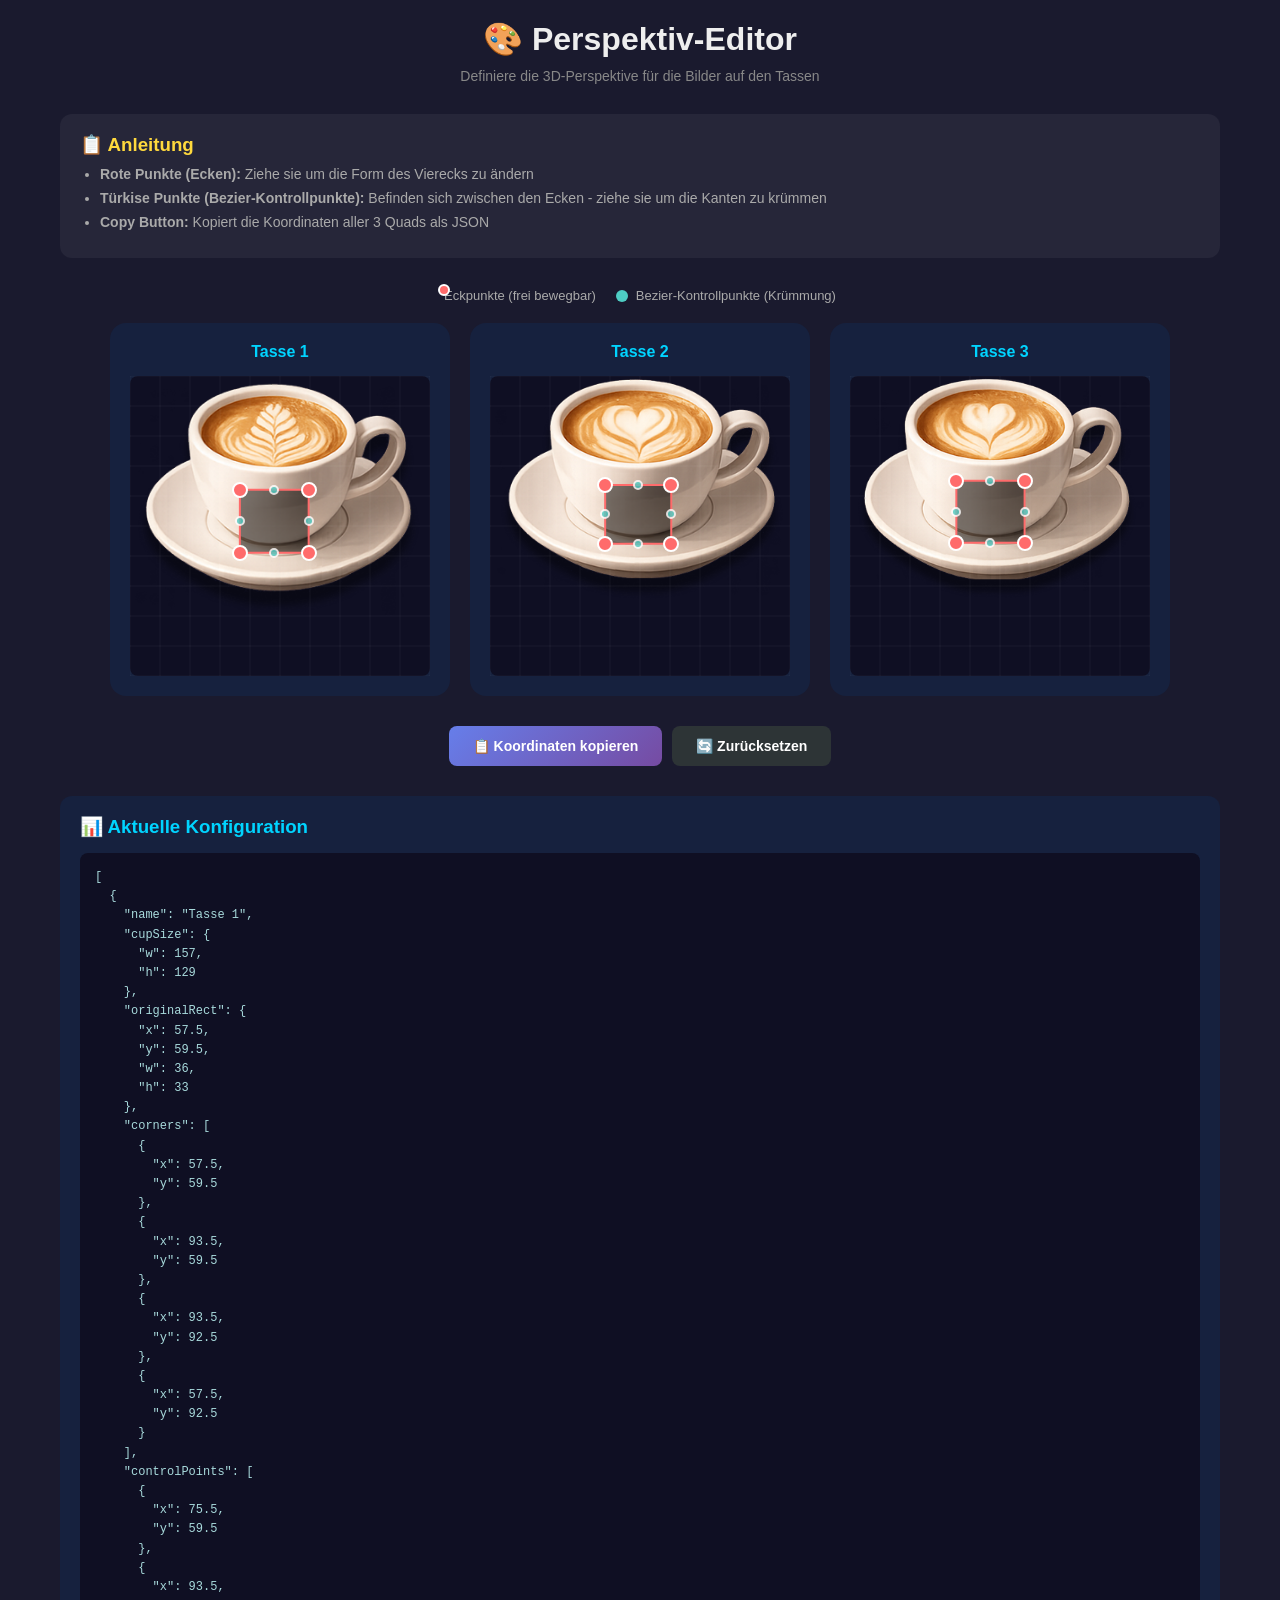
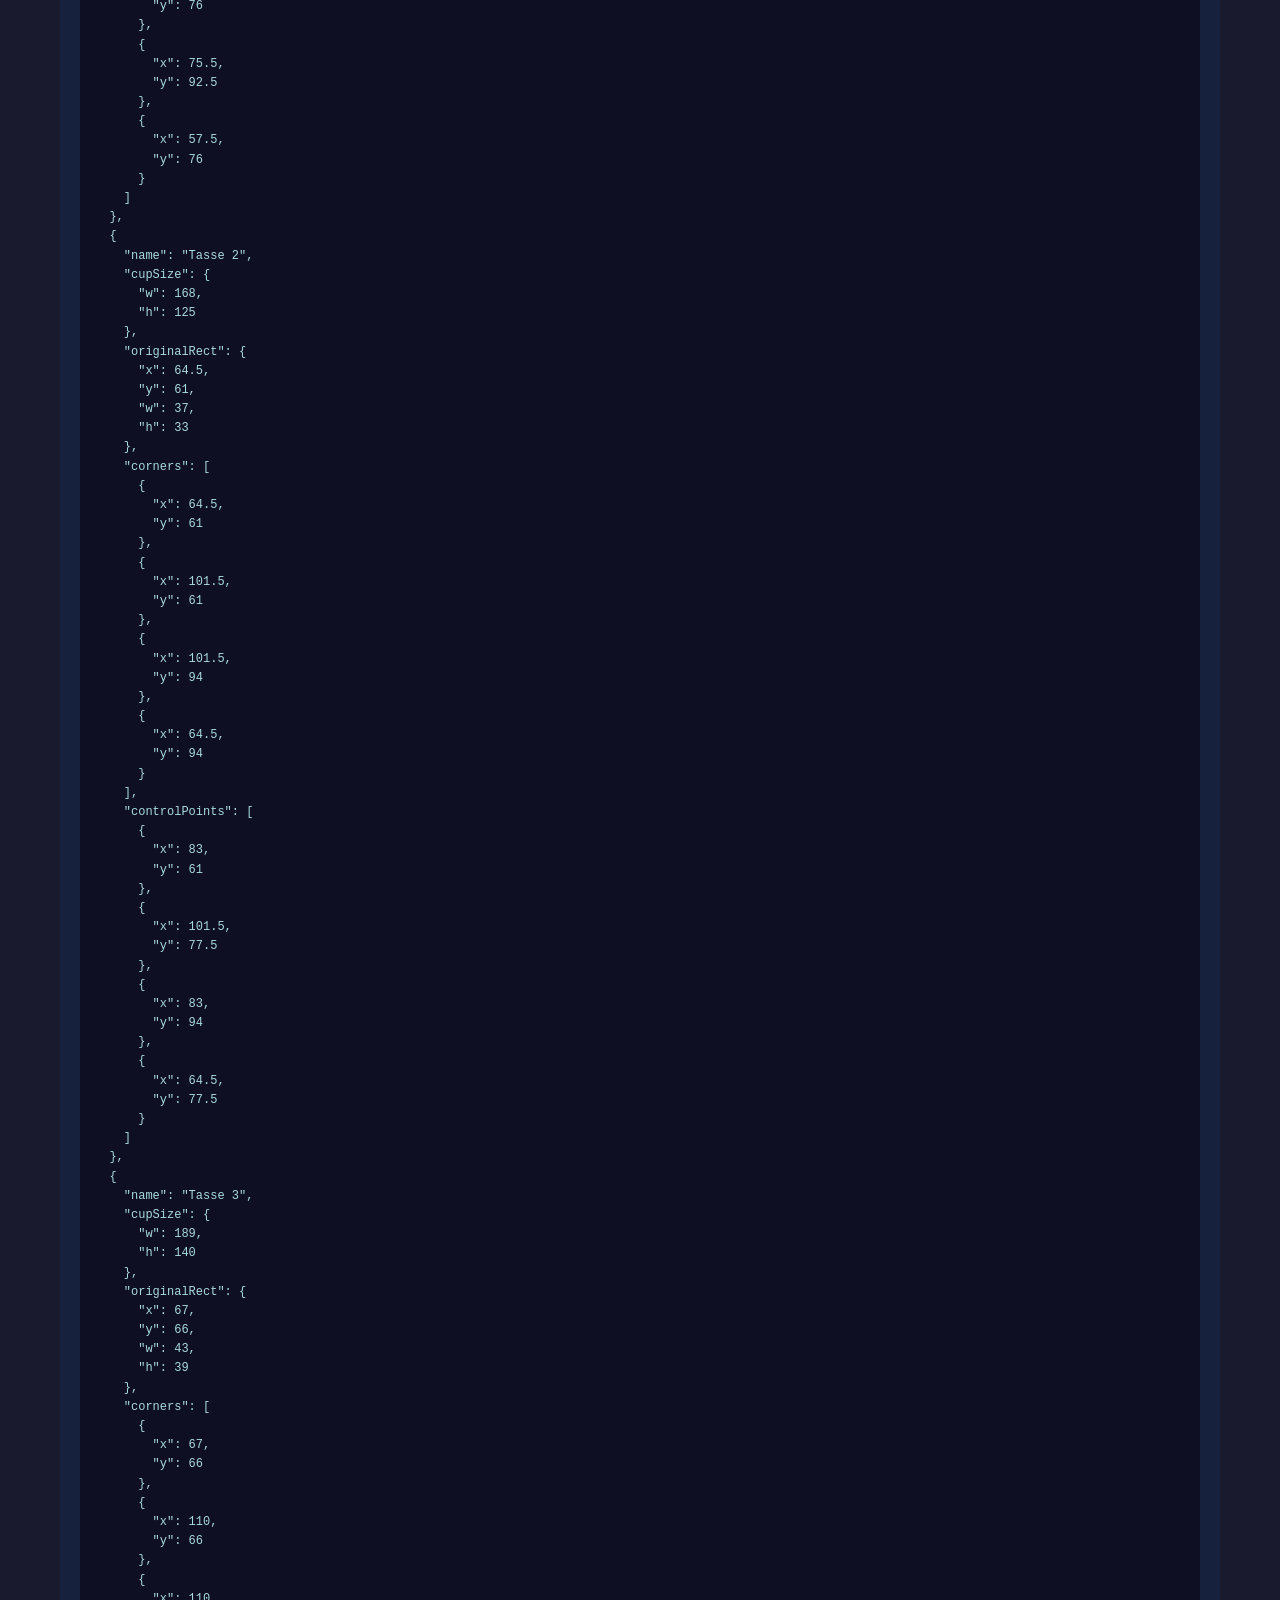
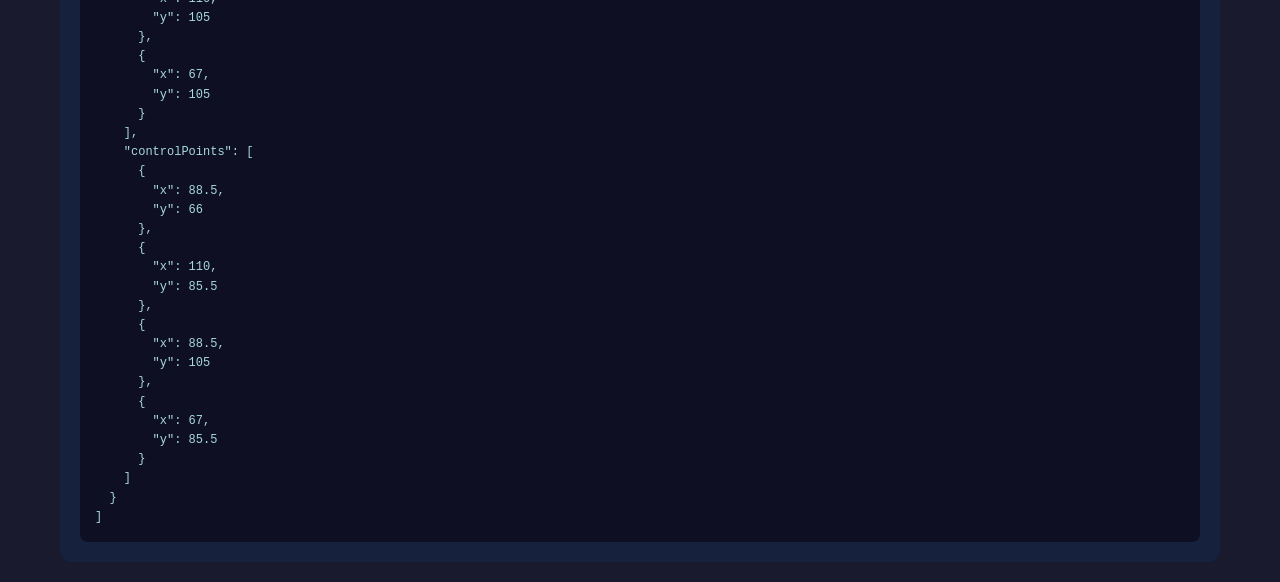
<file: perspective-editor.html>
<!DOCTYPE html>
<html lang="de">

<head>
    <meta charset="UTF-8">
    <meta name="viewport" content="width=device-width, initial-scale=1.0">
    <title>Perspektiv-Editor für Tassen</title>
    <style>
        * {
            margin: 0;
            padding: 0;
            box-sizing: border-box;
        }

        body {
            font-family: -apple-system, BlinkMacSystemFont, 'Segoe UI', Roboto, sans-serif;
            background: #1a1a2e;
            min-height: 100vh;
            color: #fff;
            overflow-x: hidden;
        }

        .container {
            max-width: 1200px;
            margin: 0 auto;
            padding: 20px;
        }

        h1 {
            text-align: center;
            margin-bottom: 10px;
            color: #eee;
        }

        .subtitle {
            text-align: center;
            color: #888;
            margin-bottom: 30px;
            font-size: 14px;
        }

        .editor-wrapper {
            display: flex;
            gap: 20px;
            flex-wrap: wrap;
            justify-content: center;
        }

        .quad-editor {
            background: #16213e;
            border-radius: 16px;
            padding: 20px;
            position: relative;
        }

        .quad-label {
            text-align: center;
            font-weight: 600;
            margin-bottom: 15px;
            color: #00d4ff;
        }

        .canvas-container {
            position: relative;
            width: 300px;
            height: 300px;
            background: #0f0f23;
            border-radius: 8px;
            overflow: visible;
        }

        canvas {
            position: absolute;
            top: 0;
            left: 0;
        }

        /* Corner Points */
        .corner {
            position: absolute;
            width: 16px;
            height: 16px;
            background: #ff6b6b;
            border: 2px solid #fff;
            border-radius: 50%;
            cursor: grab;
            z-index: 20;
            transform: translate(-50%, -50%);
            transition: transform 0.1s, box-shadow 0.1s;
        }

        .corner:hover {
            transform: translate(-50%, -50%) scale(1.2);
            box-shadow: 0 0 15px rgba(255, 107, 107, 0.6);
        }

        .corner.dragging {
            cursor: grabbing;
            transform: translate(-50%, -50%) scale(1.3);
            box-shadow: 0 0 20px rgba(255, 107, 107, 0.8);
        }

        /* Bezier Control Points */
        .control-point {
            position: absolute;
            width: 10px;
            height: 10px;
            background: #4ecdc4;
            border: 2px solid #fff;
            border-radius: 50%;
            cursor: grab;
            z-index: 15;
            transform: translate(-50%, -50%);
            opacity: 0.8;
        }

        .control-point:hover {
            transform: translate(-50%, -50%) scale(1.3);
            opacity: 1;
        }

        .control-point.dragging {
            cursor: grabbing;
            transform: translate(-50%, -50%) scale(1.4);
        }

        /* Buttons */
        .button-row {
            display: flex;
            gap: 10px;
            margin-top: 30px;
            justify-content: center;
            flex-wrap: wrap;
        }

        button {
            padding: 12px 24px;
            border: none;
            border-radius: 8px;
            font-size: 14px;
            font-weight: 600;
            cursor: pointer;
            transition: all 0.2s;
        }

        .btn-copy {
            background: linear-gradient(135deg, #667eea 0%, #764ba2 100%);
            color: #fff;
        }

        .btn-copy:hover {
            transform: translateY(-2px);
            box-shadow: 0 5px 20px rgba(102, 126, 234, 0.4);
        }

        .btn-reset {
            background: #2d3436;
            color: #fff;
        }

        .btn-reset:hover {
            background: #636e72;
        }

        /* Output */
        .output-section {
            margin-top: 30px;
            background: #16213e;
            border-radius: 12px;
            padding: 20px;
        }

        .output-section h3 {
            margin-bottom: 15px;
            color: #00d4ff;
        }

        pre {
            background: #0f0f23;
            padding: 15px;
            border-radius: 8px;
            overflow-x: auto;
            font-size: 12px;
            line-height: 1.6;
            color: #a8dadc;
        }

        /* Toast Notification */
        .toast {
            position: fixed;
            bottom: 30px;
            left: 50%;
            transform: translateX(-50%) translateY(100px);
            background: linear-gradient(135deg, #667eea 0%, #764ba2 100%);
            color: #fff;
            padding: 14px 28px;
            border-radius: 30px;
            font-weight: 500;
            opacity: 0;
            transition: all 0.3s cubic-bezier(0.68, -0.55, 0.265, 1.55);
            z-index: 1000;
        }

        .toast.show {
            opacity: 1;
            transform: translateX(-50%) translateY(0);
        }

        /* Instructions */
        .instructions {
            background: rgba(255, 255, 255, 0.05);
            border-radius: 12px;
            padding: 20px;
            margin-bottom: 30px;
        }

        .instructions h3 {
            color: #ffd93d;
            margin-bottom: 10px;
        }

        .instructions ul {
            color: #aaa;
            font-size: 14px;
            padding-left: 20px;
        }

        .instructions li {
            margin-bottom: 8px;
        }

        .legend {
            display: flex;
            gap: 20px;
            justify-content: center;
            margin-bottom: 20px;
        }

        .legend-item {
            display: flex;
            align-items: center;
            gap: 8px;
            font-size: 13px;
            color: #aaa;
        }

        .legend-dot {
            width: 12px;
            height: 12px;
            border-radius: 50%;
        }

        .legend-dot.corner {
            background: #ff6b6b;
        }

        .legend-dot.control {
            background: #4ecdc4;
        }
    </style>
</head>

<body>
    <div class="container">
        <h1>🎨 Perspektiv-Editor</h1>
        <p class="subtitle">Definiere die 3D-Perspektive für die Bilder auf den Tassen</p>

        <div class="instructions">
            <h3>📋 Anleitung</h3>
            <ul>
                <li><strong>Rote Punkte (Ecken):</strong> Ziehe sie um die Form des Vierecks zu ändern</li>
                <li><strong>Türkise Punkte (Bezier-Kontrollpunkte):</strong> Befinden sich zwischen den Ecken - ziehe
                    sie um die Kanten zu krümmen</li>
                <li><strong>Copy Button:</strong> Kopiert die Koordinaten aller 3 Quads als JSON</li>
            </ul>
        </div>

        <div class="legend">
            <div class="legend-item">
                <div class="legend-dot corner"></div>
                <span>Eckpunkte (frei bewegbar)</span>
            </div>
            <div class="legend-item">
                <div class="legend-dot control"></div>
                <span>Bezier-Kontrollpunkte (Krümmung)</span>
            </div>
        </div>

        <div class="editor-wrapper" id="editors">
            <!-- Editors werden per JS generiert -->
        </div>

        <div class="button-row">
            <button class="btn-copy" onclick="copyConfig()">📋 Koordinaten kopieren</button>
            <button class="btn-reset" onclick="resetAll()">🔄 Zurücksetzen</button>
        </div>

        <div class="output-section">
            <h3>📊 Aktuelle Konfiguration</h3>
            <pre id="output">Warte auf Änderungen...</pre>
        </div>
    </div>

    <div class="toast" id="toast">Kopiert! ✓</div>

    <script>
        // Basierend auf den Rectangle-Positionen aus style.css
        // Cup 1: left: 57.5px, top: 59.5px, 36x33px (relativ zu 157x129)
        // Cup 2: left: 64.5px, top: 61px, 37x33px (relativ zu 168x125)
        // Cup 3: left: 67px, top: 66px, 43x39px (relativ zu 189x140)

        const cupConfigs = [
            {
                name: "Tasse 1",
                imageSrc: "image 1.png",
                cupSize: { w: 157, h: 129 },
                rect: { x: 57.5, y: 59.5, w: 36, h: 33 }
            },
            {
                name: "Tasse 2",
                imageSrc: "image 2.png",
                cupSize: { w: 168, h: 125 },
                rect: { x: 64.5, y: 61, w: 37, h: 33 }
            },
            {
                name: "Tasse 3",
                imageSrc: "image 3.png",
                cupSize: { w: 189, h: 140 },
                rect: { x: 67, y: 66, w: 43, h: 39 }
            }
        ];

        // Speichert alle Quad-Daten
        const quads = [];

        // Canvas Skalierung (original zu display)
        const CANVAS_SIZE = 300;

        class QuadEditor {
            constructor(container, config, index) {
                this.container = container;
                this.config = config;
                this.index = index;
                this.scale = CANVAS_SIZE / Math.max(config.cupSize.w, config.cupSize.h);

                // Initiale Eckpunkte (als Rechteck starten)
                const rect = config.rect;
                const s = this.scale;

                // 4 Ecken: TL, TR, BR, BL
                this.corners = [
                    { x: rect.x * s, y: rect.y * s },                    // Top-Left
                    { x: (rect.x + rect.w) * s, y: rect.y * s },         // Top-Right
                    { x: (rect.x + rect.w) * s, y: (rect.y + rect.h) * s }, // Bottom-Right
                    { x: rect.x * s, y: (rect.y + rect.h) * s }          // Bottom-Left
                ];

                // 4 Bezier-Kontrollpunkte (einer pro Kante, initial in der Mitte)
                this.controlPoints = this.calculateInitialControlPoints();

                // Bild laden
                this.image = new Image();
                this.imageLoaded = false;
                this.image.onload = () => {
                    this.imageLoaded = true;
                    this.render();
                };
                this.image.src = config.imageSrc;

                this.dragging = null;
                this.init();
            }

            calculateInitialControlPoints() {
                const c = this.corners;
                return [
                    this.midpoint(c[0], c[1]), // Top edge
                    this.midpoint(c[1], c[2]), // Right edge
                    this.midpoint(c[2], c[3]), // Bottom edge
                    this.midpoint(c[3], c[0])  // Left edge
                ];
            }

            midpoint(p1, p2) {
                return { x: (p1.x + p2.x) / 2, y: (p1.y + p2.y) / 2 };
            }

            init() {
                // Canvas erstellen
                this.canvas = document.createElement('canvas');
                this.canvas.width = CANVAS_SIZE;
                this.canvas.height = CANVAS_SIZE;
                this.ctx = this.canvas.getContext('2d');

                const canvasContainer = this.container.querySelector('.canvas-container');
                canvasContainer.appendChild(this.canvas);

                // Eckpunkte erstellen
                this.cornerElements = this.corners.map((corner, i) => {
                    const el = document.createElement('div');
                    el.className = 'corner';
                    el.style.left = corner.x + 'px';
                    el.style.top = corner.y + 'px';
                    el.dataset.type = 'corner';
                    el.dataset.index = i;
                    canvasContainer.appendChild(el);
                    return el;
                });

                // Kontrollpunkte erstellen
                this.controlElements = this.controlPoints.map((cp, i) => {
                    const el = document.createElement('div');
                    el.className = 'control-point';
                    el.style.left = cp.x + 'px';
                    el.style.top = cp.y + 'px';
                    el.dataset.type = 'control';
                    el.dataset.index = i;
                    canvasContainer.appendChild(el);
                    return el;
                });

                this.setupDragHandlers(canvasContainer);
                this.render();
            }

            setupDragHandlers(container) {
                const allPoints = [...this.cornerElements, ...this.controlElements];

                allPoints.forEach(el => {
                    el.addEventListener('mousedown', (e) => this.startDrag(e, el));
                    el.addEventListener('touchstart', (e) => this.startDrag(e, el), { passive: false });
                });

                document.addEventListener('mousemove', (e) => this.onDrag(e));
                document.addEventListener('touchmove', (e) => this.onDrag(e), { passive: false });
                document.addEventListener('mouseup', () => this.endDrag());
                document.addEventListener('touchend', () => this.endDrag());
            }

            startDrag(e, element) {
                e.preventDefault();
                element.classList.add('dragging');
                this.dragging = {
                    element,
                    type: element.dataset.type,
                    index: parseInt(element.dataset.index)
                };
            }

            onDrag(e) {
                if (!this.dragging) return;
                e.preventDefault();

                const rect = this.canvas.getBoundingClientRect();
                const clientX = e.touches ? e.touches[0].clientX : e.clientX;
                const clientY = e.touches ? e.touches[0].clientY : e.clientY;

                let x = clientX - rect.left;
                let y = clientY - rect.top;

                // Clamp to canvas bounds (with some margin)
                x = Math.max(-20, Math.min(CANVAS_SIZE + 20, x));
                y = Math.max(-20, Math.min(CANVAS_SIZE + 20, y));

                if (this.dragging.type === 'corner') {
                    this.corners[this.dragging.index] = { x, y };
                } else {
                    this.controlPoints[this.dragging.index] = { x, y };
                }

                this.updatePointPositions();
                this.render();
                updateOutput();
            }

            endDrag() {
                if (this.dragging) {
                    this.dragging.element.classList.remove('dragging');
                    this.dragging = null;
                }
            }

            updatePointPositions() {
                this.cornerElements.forEach((el, i) => {
                    el.style.left = this.corners[i].x + 'px';
                    el.style.top = this.corners[i].y + 'px';
                });

                this.controlElements.forEach((el, i) => {
                    el.style.left = this.controlPoints[i].x + 'px';
                    el.style.top = this.controlPoints[i].y + 'px';
                });
            }

            render() {
                const ctx = this.ctx;
                ctx.clearRect(0, 0, CANVAS_SIZE, CANVAS_SIZE);

                // 1. Bild zeichnen (wenn geladen)
                if (this.imageLoaded) {
                    ctx.save();
                    // Bild soll zentriert oder passend skaliert sein
                    // Wir haben this.scale, das das Verhältnis von Original zu Canvas angibt
                    const dw = this.config.cupSize.w * this.scale;
                    const dh = this.config.cupSize.h * this.scale;
                    ctx.drawImage(this.image, 0, 0, dw, dh);
                    ctx.restore();
                }

                // 2. Hintergrund-Grid (leicht gedimmt damit man das Bild besser sieht)
                ctx.strokeStyle = 'rgba(255, 255, 255, 0.05)';
                ctx.lineWidth = 1;
                for (let i = 0; i <= CANVAS_SIZE; i += 30) {
                    ctx.beginPath();
                    ctx.moveTo(i, 0);
                    ctx.lineTo(i, CANVAS_SIZE);
                    ctx.stroke();
                    ctx.beginPath();
                    ctx.moveTo(0, i);
                    ctx.lineTo(CANVAS_SIZE, i);
                    ctx.stroke();
                }

                // Bezier-Linien von Ecken zu Kontrollpunkten
                ctx.strokeStyle = 'rgba(78, 205, 196, 0.6)';
                ctx.lineWidth = 1;
                ctx.setLineDash([5, 5]);

                const c = this.corners;
                const cp = this.controlPoints;

                // Verbindungslinien
                for (let i = 0; i < 4; i++) {
                    const nextI = (i + 1) % 4;
                    ctx.beginPath();
                    ctx.moveTo(c[i].x, c[i].y);
                    ctx.lineTo(cp[i].x, cp[i].y);
                    ctx.stroke();

                    ctx.beginPath();
                    ctx.moveTo(c[nextI].x, c[nextI].y);
                    ctx.lineTo(cp[i].x, cp[i].y);
                    ctx.stroke();
                }

                ctx.setLineDash([]);

                // Quad-Form mit Bezier-Kurven
                ctx.beginPath();
                ctx.moveTo(c[0].x, c[0].y);

                // Top edge: TL -> TR mit Kontrollpunkt
                ctx.quadraticCurveTo(cp[0].x, cp[0].y, c[1].x, c[1].y);
                // Right edge: TR -> BR
                ctx.quadraticCurveTo(cp[1].x, cp[1].y, c[2].x, c[2].y);
                // Bottom edge: BR -> BL
                ctx.quadraticCurveTo(cp[2].x, cp[2].y, c[3].x, c[3].y);
                // Left edge: BL -> TL
                ctx.quadraticCurveTo(cp[3].x, cp[3].y, c[0].x, c[0].y);

                ctx.closePath();

                // Fill - Halbtransparent damit man die Tasse sieht
                ctx.fillStyle = 'rgba(0, 0, 0, 0.5)';
                ctx.fill();

                // Stroke
                ctx.strokeStyle = '#ff6b6b';
                ctx.lineWidth = 2;
                ctx.stroke();
            }

            getData() {
                const s = this.scale;
                return {
                    name: this.config.name,
                    cupSize: this.config.cupSize,
                    originalRect: this.config.rect,
                    // Zurück in Original-Koordinaten konvertieren
                    corners: this.corners.map(p => ({
                        x: Math.round(p.x / s * 10) / 10,
                        y: Math.round(p.y / s * 10) / 10
                    })),
                    controlPoints: this.controlPoints.map(p => ({
                        x: Math.round(p.x / s * 10) / 10,
                        y: Math.round(p.y / s * 10) / 10
                    }))
                };
            }

            reset() {
                const rect = this.config.rect;
                const s = this.scale;

                this.corners = [
                    { x: rect.x * s, y: rect.y * s },
                    { x: (rect.x + rect.w) * s, y: rect.y * s },
                    { x: (rect.x + rect.w) * s, y: (rect.y + rect.h) * s },
                    { x: rect.x * s, y: (rect.y + rect.h) * s }
                ];

                this.controlPoints = this.calculateInitialControlPoints();
                this.updatePointPositions();
                this.render();
            }
        }

        // Editor Instanzen
        const editors = [];

        function init() {
            const container = document.getElementById('editors');

            cupConfigs.forEach((config, i) => {
                const editorDiv = document.createElement('div');
                editorDiv.className = 'quad-editor';
                editorDiv.innerHTML = `
                    <div class="quad-label">${config.name}</div>
                    <div class="canvas-container"></div>
                `;
                container.appendChild(editorDiv);

                const editor = new QuadEditor(editorDiv, config, i);
                editors.push(editor);
            });

            updateOutput();
        }

        function updateOutput() {
            const data = editors.map(e => e.getData());
            document.getElementById('output').textContent = JSON.stringify(data, null, 2);
        }

        function copyConfig() {
            const data = editors.map(e => e.getData());
            const json = JSON.stringify(data, null, 2);

            navigator.clipboard.writeText(json).then(() => {
                showToast('Koordinaten kopiert! ✓');
            }).catch(() => {
                // Fallback
                const textarea = document.createElement('textarea');
                textarea.value = json;
                document.body.appendChild(textarea);
                textarea.select();
                document.execCommand('copy');
                document.body.removeChild(textarea);
                showToast('Koordinaten kopiert! ✓');
            });
        }

        function resetAll() {
            editors.forEach(e => e.reset());
            updateOutput();
            showToast('Zurückgesetzt! 🔄');
        }

        function showToast(message) {
            const toast = document.getElementById('toast');
            toast.textContent = message;
            toast.classList.add('show');
            setTimeout(() => toast.classList.remove('show'), 2000);
        }

        // Start
        init();
    </script>
</body>

</html>
</file>
